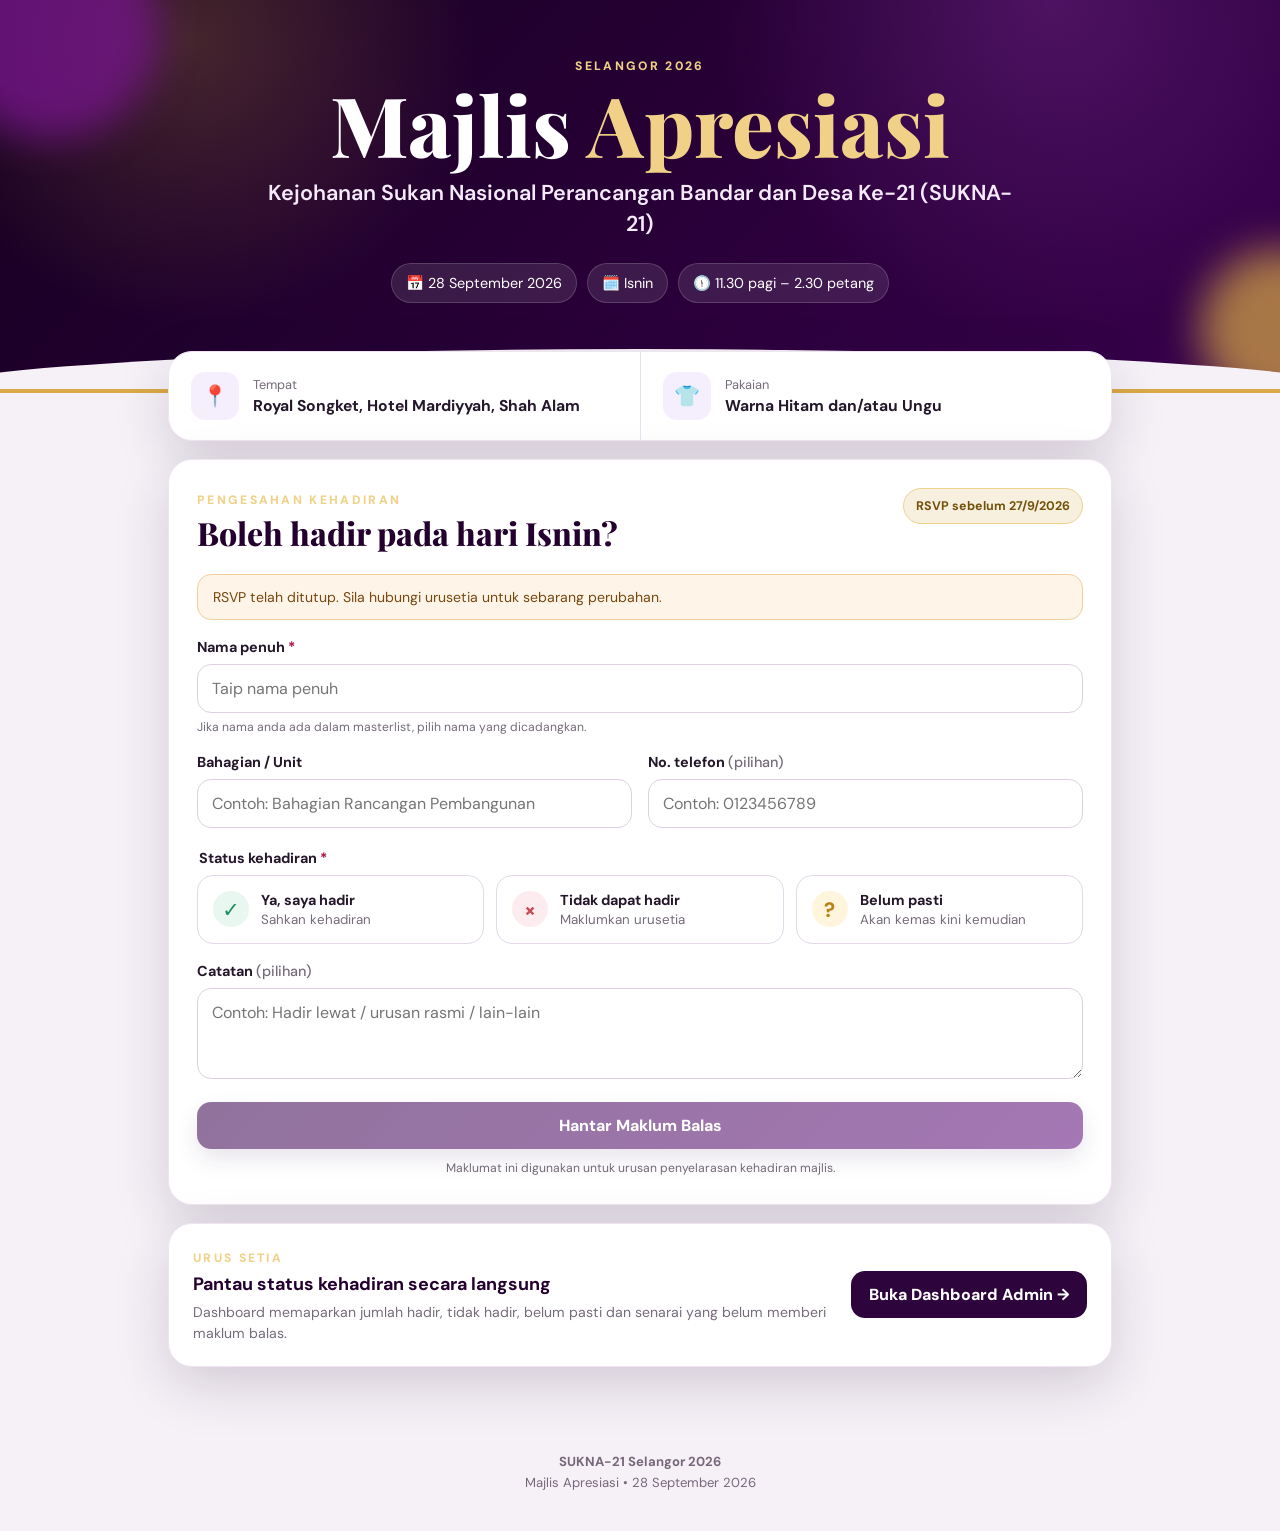
<file: apresiasi-rsvp/index.html>
<!doctype html>
<html lang="ms">
<head>
  <meta charset="utf-8">
  <meta name="viewport" content="width=device-width,initial-scale=1,viewport-fit=cover">
  <meta name="theme-color" content="#21002f">
  <title>RSVP Majlis Apresiasi SUKNA-21</title>
  <meta name="description" content="Pengesahan kehadiran Majlis Apresiasi SUKNA-21 Selangor 2026.">
  <link rel="preconnect" href="https://fonts.googleapis.com">
  <link rel="preconnect" href="https://fonts.gstatic.com" crossorigin>
  <link href="https://fonts.googleapis.com/css2?family=DM+Sans:wght@400;500;600;700&family=Playfair+Display:wght@700;800&display=swap" rel="stylesheet">
  <link rel="stylesheet" href="styles.css">
</head>
<body>
  <div class="page-shell">
    <header class="hero">
      <div class="hero-glow hero-glow-a"></div><div class="hero-glow hero-glow-b"></div>
      <div class="hero-inner">
        <div class="eyebrow">SELANGOR 2026</div>
        <h1>Majlis <span>Apresiasi</span></h1>
        <p class="hero-title">Kejohanan Sukan Nasional Perancangan Bandar dan Desa Ke-21 (SUKNA-21)</p>
        <div class="event-pills"><span>📅 28 September 2026</span><span>🗓️ Isnin</span><span>🕦 11.30 pagi – 2.30 petang</span></div>
      </div>
    </header>
    <main class="content-wrap">
      <section class="event-card">
        <div class="event-row"><div class="event-icon">📍</div><div><span class="event-label">Tempat</span><strong>Royal Songket, Hotel Mardiyyah, Shah Alam</strong></div></div>
        <div class="event-row"><div class="event-icon">👕</div><div><span class="event-label">Pakaian</span><strong>Warna Hitam dan/atau Ungu</strong></div></div>
      </section>
      <section class="rsvp-card">
        <div class="section-head"><div><span class="section-kicker">PENGESAHAN KEHADIRAN</span><h2>Boleh hadir pada hari Isnin?</h2></div><div class="deadline-badge" id="deadlineBadge">RSVP sebelum 27/9/2026</div></div>
        <div id="closedNotice" class="notice notice-warn hidden">RSVP telah ditutup. Sila hubungi urusetia untuk sebarang perubahan.</div>
        <form id="rsvpForm" novalidate>
          <input type="hidden" id="inviteeId">
          <label class="field"><span>Nama penuh <b>*</b></span><div class="autocomplete-wrap"><input id="name" name="name" type="text" autocomplete="name" placeholder="Taip nama penuh" maxlength="120" required><div class="suggestions hidden" id="suggestions"></div></div><small>Jika nama anda ada dalam masterlist, pilih nama yang dicadangkan.</small></label>
          <div class="two-col">
            <label class="field"><span>Bahagian / Unit</span><input id="unit" name="unit" type="text" placeholder="Contoh: Bahagian Rancangan Pembangunan" maxlength="120"></label>
            <label class="field"><span>No. telefon <em>(pilihan)</em></span><input id="phone" name="phone" type="tel" inputmode="tel" placeholder="Contoh: 0123456789" maxlength="30"></label>
          </div>
          <fieldset class="status-field"><legend>Status kehadiran <b>*</b></legend><div class="status-grid">
            <button type="button" class="status-btn hadir" data-status="hadir"><span class="status-emoji">✓</span><span><strong>Ya, saya hadir</strong><small>Sahkan kehadiran</small></span></button>
            <button type="button" class="status-btn tidak" data-status="tidak_hadir"><span class="status-emoji">×</span><span><strong>Tidak dapat hadir</strong><small>Maklumkan urusetia</small></span></button>
            <button type="button" class="status-btn mungkin" data-status="belum_pasti"><span class="status-emoji">?</span><span><strong>Belum pasti</strong><small>Akan kemas kini kemudian</small></span></button>
          </div><input type="hidden" id="status" required></fieldset>
          <label class="field"><span>Catatan <em>(pilihan)</em></span><textarea id="note" name="note" rows="3" maxlength="300" placeholder="Contoh: Hadir lewat / urusan rasmi / lain-lain"></textarea></label>
          <button id="submitBtn" class="primary-btn" type="submit"><span class="btn-text">Hantar Maklum Balas</span><span class="spinner hidden" aria-hidden="true"></span></button>
          <p class="privacy-note">Maklumat ini digunakan untuk urusan penyelarasan kehadiran majlis.</p>
        </form>
        <div id="successPanel" class="success-panel hidden"><div class="success-icon">✓</div><h3>Terima kasih!</h3><p>Maklum balas kehadiran anda telah direkodkan.</p><button class="secondary-btn" id="editBtn" type="button">Kemas kini jawapan</button></div>
      </section>
      <section class="quick-card"><div><span class="section-kicker">URUS SETIA</span><h3>Pantau status kehadiran secara langsung</h3><p>Dashboard memaparkan jumlah hadir, tidak hadir, belum pasti dan senarai yang belum memberi maklum balas.</p></div><a class="admin-link" href="admin.html">Buka Dashboard Admin →</a></section>
    </main>
    <footer><strong>SUKNA-21 Selangor 2026</strong><span>Majlis Apresiasi • 28 September 2026</span></footer>
  </div>
  <div id="toast" class="toast" role="status" aria-live="polite"></div>
  <script src="config.js"></script><script src="app.js"></script>
</body></html>
</file>
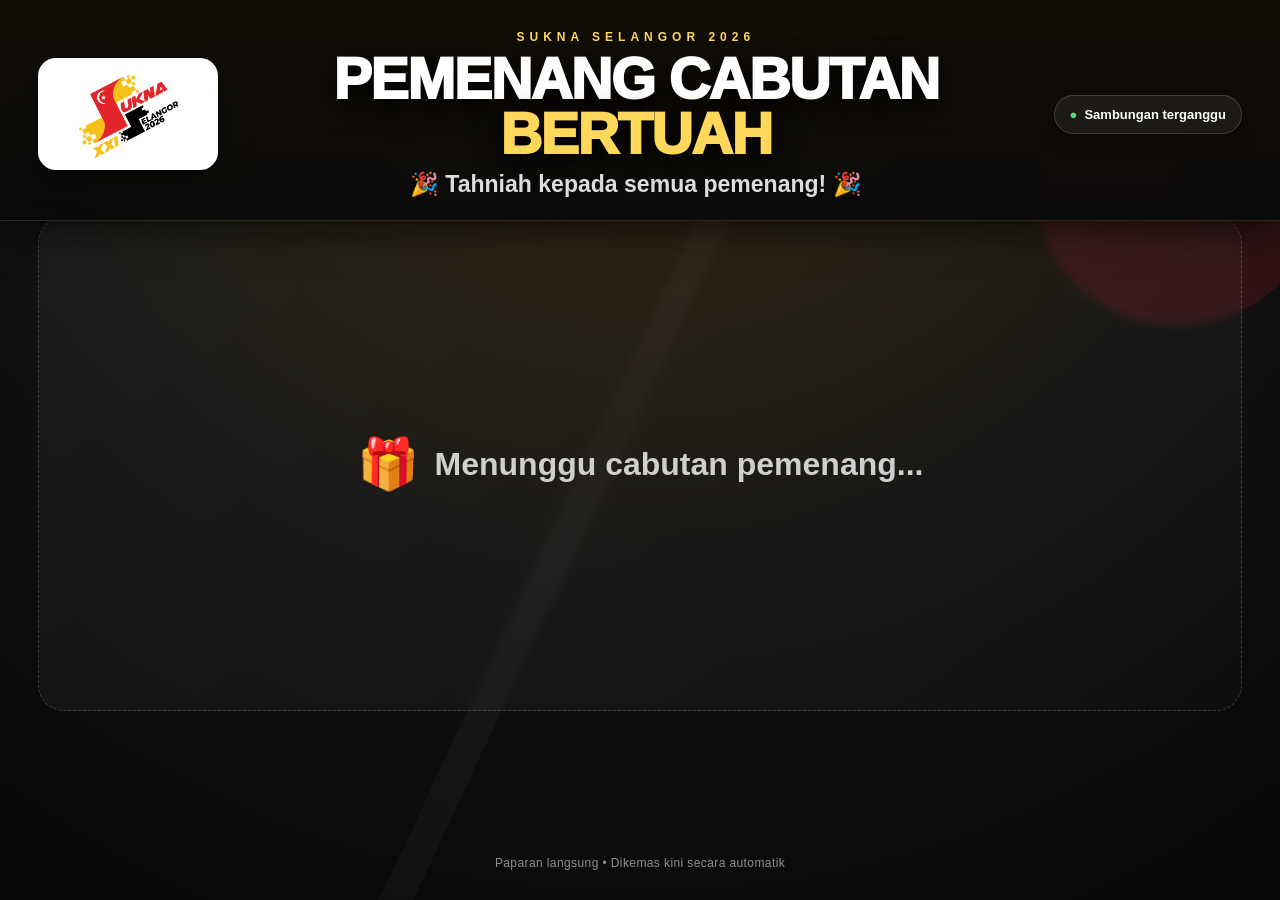
<file: display.html>
<!doctype html><html lang="ms"><head><meta charset="utf-8"><meta name="viewport" content="width=device-width,initial-scale=1"><title>Paparan Pemenang | SUKNA Lucky Draw 2026</title><link rel="stylesheet" href="display-style.css"></head><body><main id="normalScreen" class="screen"><header class="top"><img src="./sukna-logo.svg" alt="Logo SUKNA"><div class="title"><div class="kicker">SUKNA SELANGOR 2026</div><h1>Pemenang Cabutan <span>Bertuah</span></h1><p>🎉 Tahniah kepada semua pemenang! 🎉</p></div><div id="liveStatus" class="status">Memuatkan...</div></header><section id="winnerGrid" class="grid"><div class="empty">Menunggu cabutan pemenang...</div></section><div class="footer">Paparan langsung • Dikemas kini secara automatik</div></main><section id="grandScreen" class="grand-screen"><div class="grand-stage"></div><div class="grand-inner"><img class="grand-logo" src="./sukna-logo.svg" alt="Logo SUKNA"><div class="grand-label">CABUTAN KHAS</div><div class="grand-title">GRAND PRIZE</div><div id="grandCountDown" class="grand-count hidden">3</div><div id="grandWinner" class="grand-winner"><div class="grand-congrats">🎉 TAHNIAH! 🎉</div><div id="grandName" class="grand-name"></div><div id="grandCont" class="grand-cont"></div></div></div></section><script src="display.js"></script></body></html>
</file>
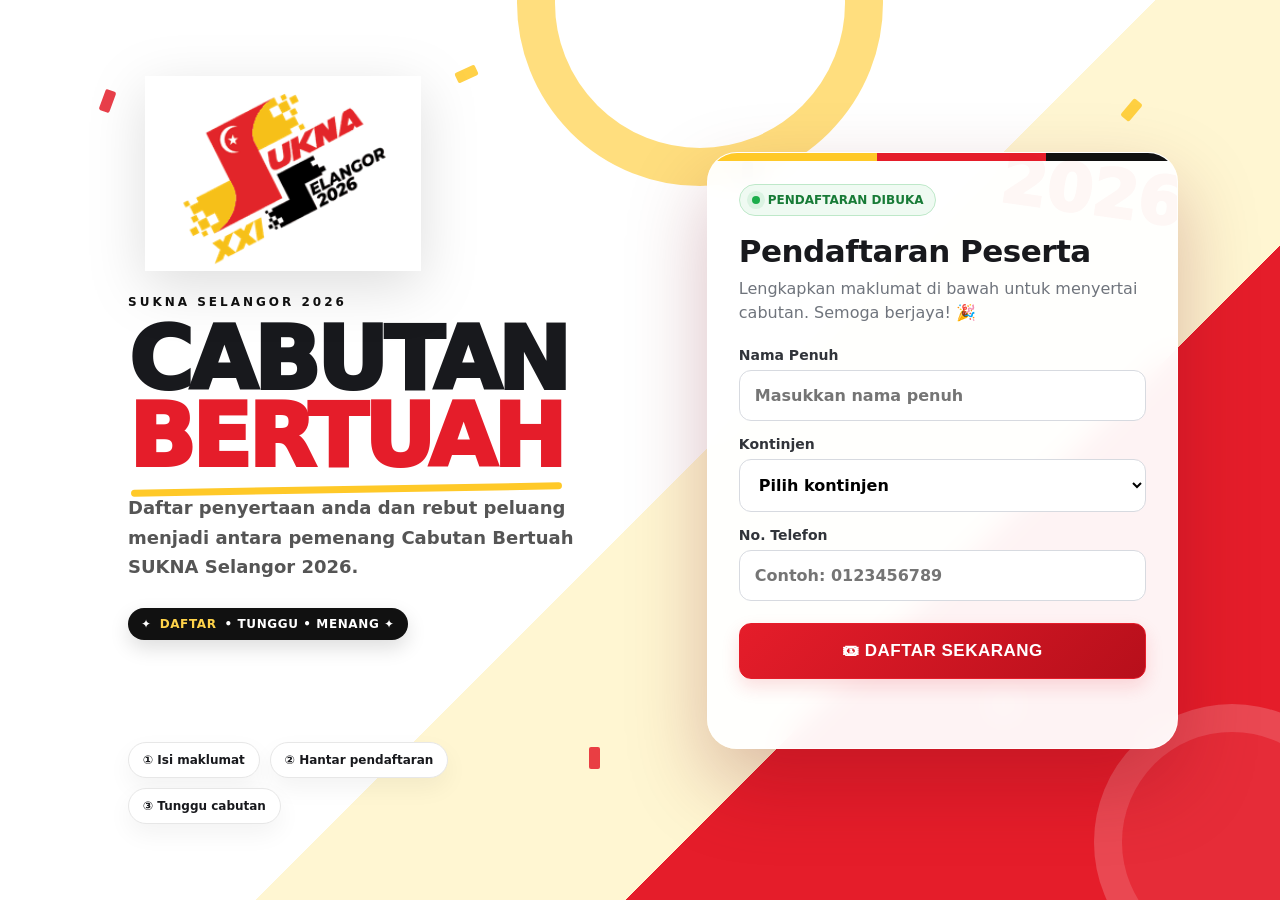
<file: register.html>
<!doctype html><html lang="ms"><head><meta charset="utf-8"><meta name="viewport" content="width=device-width,initial-scale=1"><title>Pendaftaran Cabutan Bertuah SUKNA 2026</title><link rel="stylesheet" href="style.css"><style>body{overflow-x:hidden}.register-shell{min-height:100vh;display:grid;grid-template-columns:1.05fr .95fr;position:relative;overflow:hidden;background:linear-gradient(135deg,#fff 0 53%,#fff6d2 53% 70%,#e51d2a 70% 100%)}.register-shell:before,.register-shell:after{content:"";position:absolute;border-radius:50%;pointer-events:none}.register-shell:before{width:290px;height:290px;border:38px solid #ffc928;right:31%;top:-180px;opacity:.6}.register-shell:after{width:220px;height:220px;background:#fff1;right:-90px;bottom:-80px;border:28px solid #fff2}.confetti{position:absolute;inset:0;pointer-events:none;overflow:hidden}.confetti i{position:absolute;width:11px;height:22px;border-radius:2px;opacity:.85;animation:float 6s ease-in-out infinite}.confetti i:nth-child(1){left:8%;top:10%;background:#e51d2a;transform:rotate(20deg)}.confetti i:nth-child(2){left:36%;top:7%;background:#ffc928;animation-delay:-1s;transform:rotate(65deg)}.confetti i:nth-child(3){left:58%;top:18%;background:#111;animation-delay:-2s}.confetti i:nth-child(4){left:88%;top:11%;background:#ffc928;animation-delay:-3s;transform:rotate(40deg)}.confetti i:nth-child(5){left:78%;top:77%;background:#fff;animation-delay:-1.5s}.confetti i:nth-child(6){left:46%;top:83%;background:#e51d2a;animation-delay:-4s}.register-brand{padding:50px max(5vw,28px);display:flex;flex-direction:column;justify-content:space-between;gap:32px;position:relative;z-index:2}.register-brand img{width:min(310px,70vw);max-height:195px;object-fit:contain;align-self:flex-start;filter:drop-shadow(0 15px 28px #0002)}.register-copy{margin-top:20px}.register-copy .eyebrow{margin-bottom:13px}.register-copy h1{font-size:clamp(46px,7vw,88px);line-height:.87;margin:0;text-transform:uppercase;font-weight:1000;letter-spacing:-4px;max-width:700px}.register-copy h1 span{color:#e51d2a;position:relative}.register-copy h1 span:after{content:"";position:absolute;left:3px;right:0;bottom:-5px;height:7px;background:#ffc928;border-radius:999px;transform:rotate(-1deg)}.register-copy p{font-size:18px;max-width:650px;color:#555;line-height:1.65;font-weight:600}.lucky-tag{display:inline-flex;align-items:center;gap:8px;margin-top:8px;padding:9px 13px;border-radius:999px;background:#111;color:#fff;font-size:12px;font-weight:900;letter-spacing:.6px;box-shadow:0 8px 20px #0002}.lucky-tag b{color:#ffd34a}.steps{display:flex;gap:10px;flex-wrap:wrap}.steps span{background:#fff;border:1px solid #e7e7e7;border-radius:999px;padding:10px 14px;font-weight:850;font-size:12px;box-shadow:0 10px 24px #0000000d}.register-panel{padding:38px;display:flex;align-items:center;justify-content:center;position:relative;z-index:2}.register-card{width:min(100%,530px);background:#fffffff2;backdrop-filter:blur(14px);border-radius:30px;padding:31px;box-shadow:0 34px 80px #71081742;border:1px solid #ffffffaa;position:relative;overflow:hidden}.register-card:before{content:"";position:absolute;left:0;right:0;top:0;height:8px;background:linear-gradient(90deg,#ffc928 0 36%,#e51d2a 36% 72%,#111 72% 100%)}.register-card:after{content:"2026";position:absolute;right:-7px;top:1px;font-size:66px;font-weight:1000;color:#e51d2a09;transform:rotate(8deg);pointer-events:none}.register-card h2{font-size:31px;margin:0 0 8px;letter-spacing:-.5px}.register-card .intro{color:#6f747c;margin:0 0 22px;line-height:1.5}.register-card label{font-size:14px}.register-card input,.register-card select{font-size:16px;padding:15px;width:100%;box-sizing:border-box;background:#fff}.register-card select{appearance:auto}.register-card .primary{width:100%;padding:17px;font-size:17px;margin-top:7px;text-transform:uppercase;letter-spacing:.5px}.reg-status{display:inline-flex;align-items:center;gap:8px;background:#effaf2;color:#187b37;border:1px solid #bee8c9;border-radius:999px;padding:8px 12px;font-weight:900;font-size:12px;margin-bottom:17px}.reg-dot{width:8px;height:8px;border-radius:50%;background:#1cad4b;box-shadow:0 0 0 5px #1cad4b18;animation:blink 1.5s ease-in-out infinite}.reg-msg{min-height:24px;margin:14px 0 0;font-weight:750}.reg-success{text-align:center;padding:24px 8px}.reg-success .tick{width:78px;height:78px;border-radius:50%;display:grid;place-items:center;background:linear-gradient(135deg,#eaf9ee,#fff);color:#159447;font-size:38px;margin:0 auto 16px;box-shadow:0 12px 28px #15944720;border:1px solid #c8ecd2}.reg-success h2{font-size:32px}.reg-success p{color:#666;line-height:1.6}.reg-closed{text-align:center;padding:28px 10px}.reg-closed .lock{font-size:52px;margin-bottom:10px}@keyframes float{50%{transform:translateY(18px) rotate(140deg)}}@keyframes blink{50%{opacity:.45;transform:scale(.85)}}@media(max-width:900px){.register-shell{grid-template-columns:1fr;background:linear-gradient(180deg,#fff 0 41%,#fff5ce 41% 52%,#e51d2a 52% 100%)}.register-shell:before{right:-100px;top:230px}.register-brand{padding:28px 22px 18px}.register-brand img{width:185px}.register-copy{margin-top:8px}.register-copy h1{font-size:50px}.register-copy p{font-size:15px;max-width:560px}.register-panel{padding:21px}.register-card{border-radius:24px;padding:25px}.steps{display:none}.lucky-tag{margin-top:2px}}@media(max-width:480px){.register-brand img{width:150px}.register-copy h1{font-size:41px;letter-spacing:-2.5px}.register-card h2{font-size:27px}.register-panel{padding:16px}.register-card{padding:23px}}</style></head><body><main class="register-shell"><div class="confetti"><i></i><i></i><i></i><i></i><i></i><i></i></div><section class="register-brand"><div><img src="./sukna-logo.svg" alt="Logo SUKNA Selangor 2026"><div class="register-copy"><span class="eyebrow">SUKNA SELANGOR 2026</span><h1>Cabutan <span>Bertuah</span></h1><p>Daftar penyertaan anda dan rebut peluang menjadi antara pemenang Cabutan Bertuah SUKNA Selangor 2026.</p><div class="lucky-tag">✦ <b>DAFTAR</b> • TUNGGU • MENANG ✦</div></div></div><div class="steps"><span>① Isi maklumat</span><span>② Hantar pendaftaran</span><span>③ Tunggu cabutan</span></div></section><section class="register-panel"><div class="register-card"><div id="formView"><div class="reg-status"><span class="reg-dot"></span><span id="regState">PENDAFTARAN DIBUKA</span></div><h2>Pendaftaran Peserta</h2><p class="intro">Lengkapkan maklumat di bawah untuk menyertai cabutan. Semoga berjaya! 🎉</p><label>Nama Penuh<input id="regName" autocomplete="name" placeholder="Masukkan nama penuh"></label><label>Kontinjen<select id="regContingent"><option value="" selected disabled>Pilih kontinjen</option><option value="Zon Tengah">Zon Tengah</option><option value="Zon Ibu Pejabat">Zon Ibu Pejabat</option><option value="Zon Utara">Zon Utara</option><option value="Zon Timur">Zon Timur</option><option value="Zon Selatan">Zon Selatan</option><option value="Zon Sabah">Zon Sabah</option></select></label><label>No. Telefon<input id="regPhone" type="tel" inputmode="tel" autocomplete="tel" placeholder="Contoh: 0123456789"></label><button id="regSubmit" class="primary">🎟 Daftar Sekarang</button><div id="regMsg" class="reg-msg"></div></div><div id="successView" class="reg-success hidden"><div class="tick">✓</div><h2>Pendaftaran Berjaya! 🎉</h2><p>Nama anda telah direkodkan untuk cabutan bertuah SUKNA Selangor 2026.<br><b>Semoga berjaya!</b></p><button id="newReg">Daftar Peserta Lain</button></div><div id="closedView" class="reg-closed hidden"><div class="lock">🔒</div><h2>Pendaftaran Ditutup</h2><p>Tempoh pendaftaran untuk cabutan bertuah telah tamat.</p></div></div></section></main><script src="register.js"></script></body></html>
</file>
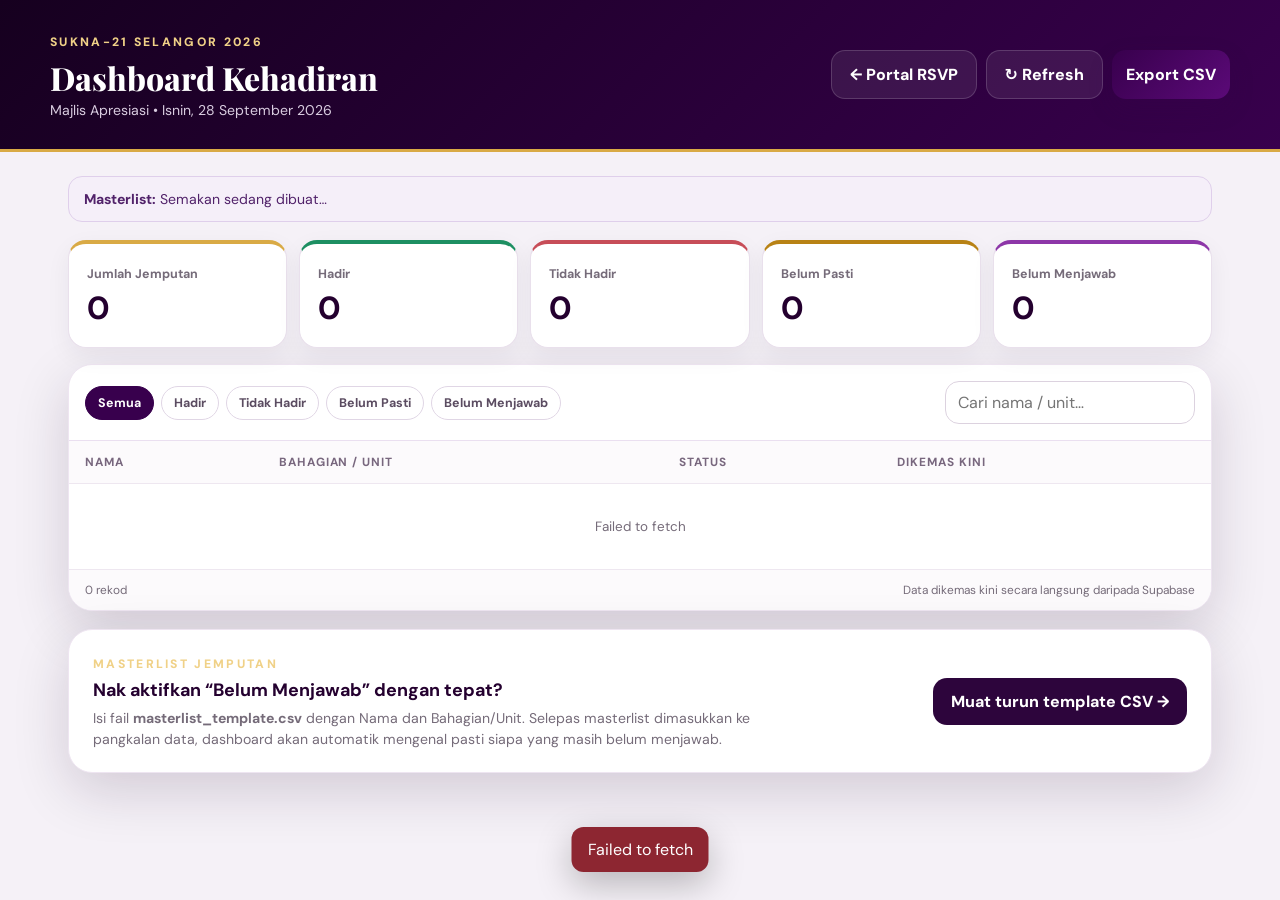
<file: apresiasi-rsvp/admin.html>
<!doctype html><html lang="ms"><head><meta charset="utf-8"><meta name="viewport" content="width=device-width,initial-scale=1,viewport-fit=cover"><meta name="theme-color" content="#21002f"><title>Dashboard RSVP • Majlis Apresiasi SUKNA-21</title><link rel="preconnect" href="https://fonts.googleapis.com"><link rel="preconnect" href="https://fonts.gstatic.com" crossorigin><link href="https://fonts.googleapis.com/css2?family=DM+Sans:wght@400;500;600;700&family=Playfair+Display:wght@700;800&display=swap" rel="stylesheet"><link rel="stylesheet" href="styles.css"></head>
<body class="admin-body"><header class="admin-topbar"><div><span class="section-kicker">SUKNA-21 SELANGOR 2026</span><h1>Dashboard Kehadiran</h1><p>Majlis Apresiasi • Isnin, 28 September 2026</p></div><div class="admin-actions"><a class="secondary-btn" href="index.html">← Portal RSVP</a><button class="secondary-btn" id="refreshBtn">↻ Refresh</button><button class="primary-btn mini" id="exportBtn">Export CSV</button></div></header>
<main class="admin-main"><div class="notice notice-info" id="masterlistNotice"><strong>Masterlist:</strong> <span id="masterlistText">Semakan sedang dibuat…</span></div>
<section class="stats-grid"><article class="stat-card stat-total"><span>Jumlah Jemputan</span><strong id="statTotal">0</strong></article><article class="stat-card stat-hadir"><span>Hadir</span><strong id="statHadir">0</strong></article><article class="stat-card stat-tidak"><span>Tidak Hadir</span><strong id="statTidak">0</strong></article><article class="stat-card stat-mungkin"><span>Belum Pasti</span><strong id="statMungkin">0</strong></article><article class="stat-card stat-pending"><span>Belum Menjawab</span><strong id="statPending">0</strong></article></section>
<section class="dashboard-card"><div class="dashboard-tools"><div class="filter-tabs" id="filterTabs"><button class="filter-tab active" data-filter="all">Semua</button><button class="filter-tab" data-filter="hadir">Hadir</button><button class="filter-tab" data-filter="tidak_hadir">Tidak Hadir</button><button class="filter-tab" data-filter="belum_pasti">Belum Pasti</button><button class="filter-tab" data-filter="belum_jawab">Belum Menjawab</button></div><input class="search-box" id="searchBox" placeholder="Cari nama / unit…"></div><div class="table-wrap"><table><thead><tr><th>Nama</th><th>Bahagian / Unit</th><th>Status</th><th>Dikemas Kini</th></tr></thead><tbody id="tableBody"><tr><td colspan="4" class="empty-row">Memuatkan data…</td></tr></tbody></table></div><div class="table-footer"><span id="rowCount">0 rekod</span><span>Data dikemas kini secara langsung daripada Supabase</span></div></section>
<section class="quick-card"><div><span class="section-kicker">MASTERLIST JEMPUTAN</span><h3>Nak aktifkan “Belum Menjawab” dengan tepat?</h3><p>Isi fail <b>masterlist_template.csv</b> dengan Nama dan Bahagian/Unit. Selepas masterlist dimasukkan ke pangkalan data, dashboard akan automatik mengenal pasti siapa yang masih belum menjawab.</p></div><a class="admin-link" href="masterlist_template.csv" download>Muat turun template CSV →</a></section></main><div id="toast" class="toast" role="status" aria-live="polite"></div><script src="config.js"></script><script src="admin.js"></script></body></html>
</file>
<file: apresiasi-rsvp/styles.css>
:root{--purple-950:#16001f;--purple-900:#24002f;--purple-800:#38004d;--purple-700:#5b0a78;--purple-500:#8d36a8;--gold:#d9aa45;--gold-2:#f0d187;--cream:#fffaf1;--ink:#24172b;--muted:#756b79;--green:#1d8f62;--red:#c74d58;--amber:#b88215;--line:#eadff0;--shadow:0 18px 55px rgba(30,0,43,.16)}*{box-sizing:border-box}html{scroll-behavior:smooth}body{margin:0;font-family:"DM Sans",system-ui,-apple-system,Segoe UI,sans-serif;color:var(--ink);background:#f6f1f7}button,input,textarea{font:inherit}button,a{transition:.2s ease}.hidden{display:none!important}.page-shell{min-height:100vh}.hero{position:relative;overflow:hidden;background:radial-gradient(circle at 15% 10%,rgba(217,170,69,.22),transparent 25%),radial-gradient(circle at 82% 0%,rgba(141,54,168,.35),transparent 30%),linear-gradient(135deg,var(--purple-950),var(--purple-800));color:white;padding:58px 20px 86px;border-bottom:4px solid var(--gold)}.hero:after{content:"";position:absolute;left:-8%;right:-8%;bottom:-55px;height:95px;background:#f6f1f7;border-radius:50% 50% 0 0}.hero-inner{position:relative;z-index:2;max-width:1000px;margin:auto;text-align:center}.eyebrow,.section-kicker{font-size:.76rem;letter-spacing:.19em;font-weight:800;color:var(--gold-2)}.hero h1{margin:10px 0 4px;font:800 clamp(2.7rem,8vw,5.2rem)/.95 "Playfair Display",serif}.hero h1 span{color:var(--gold-2)}.hero-title{max-width:760px;margin:15px auto 22px;font-size:clamp(1rem,2.4vw,1.35rem);font-weight:600;line-height:1.45;color:#f4eafa}.event-pills{display:flex;flex-wrap:wrap;gap:10px;justify-content:center}.event-pills span{background:rgba(255,255,255,.1);border:1px solid rgba(255,255,255,.16);backdrop-filter:blur(7px);padding:10px 14px;border-radius:999px;font-size:.9rem}.hero-glow{position:absolute;border-radius:999px;filter:blur(20px);opacity:.7}.hero-glow-a{width:220px;height:220px;background:#7d1596;left:-60px;top:-80px}.hero-glow-b{width:160px;height:160px;background:#d9aa45;right:-80px;bottom:-20px}.content-wrap{max-width:980px;margin:-42px auto 0;padding:0 18px 60px;position:relative;z-index:3}.event-card,.rsvp-card,.quick-card,.dashboard-card{background:white;border:1px solid #eee5f1;border-radius:24px;box-shadow:var(--shadow)}.event-card{display:grid;grid-template-columns:1fr 1fr;gap:0;margin-bottom:18px;overflow:hidden}.event-row{display:flex;gap:14px;align-items:center;padding:20px 22px}.event-row+.event-row{border-left:1px solid var(--line)}.event-icon{width:48px;height:48px;border-radius:14px;display:grid;place-items:center;background:#f5eefd;font-size:1.3rem}.event-label{display:block;color:var(--muted);font-size:.8rem;margin-bottom:2px}.event-row strong{font-size:.98rem;line-height:1.35}.rsvp-card{padding:28px;margin-bottom:18px}.section-head{display:flex;align-items:flex-start;justify-content:space-between;gap:20px;margin-bottom:24px}.section-head h2{font:800 2rem/1.1 "Playfair Display",serif;margin:6px 0 0;color:var(--purple-900)}.deadline-badge{font-size:.78rem;font-weight:700;padding:9px 12px;background:#f8f0df;color:#73510b;border:1px solid #ecd390;border-radius:999px;white-space:nowrap}.field{display:block;margin-bottom:18px}.field>span,.status-field legend{display:block;font-size:.9rem;font-weight:700;margin-bottom:8px}.field b,.status-field b{color:#a80b42}.field em{font-style:normal;font-weight:500;color:var(--muted)}.field input,.field textarea,.search-box{width:100%;border:1px solid #dcd2df;background:#fff;border-radius:14px;padding:13px 14px;outline:none;color:var(--ink)}.field input:focus,.field textarea:focus,.search-box:focus{border-color:var(--purple-500);box-shadow:0 0 0 4px rgba(141,54,168,.1)}.field small{display:block;margin-top:6px;color:var(--muted);font-size:.76rem}.two-col{display:grid;grid-template-columns:1fr 1fr;gap:16px}.status-field{border:0;padding:0;margin:3px 0 18px}.status-grid{display:grid;grid-template-columns:repeat(3,1fr);gap:12px}.status-btn{border:1px solid #e3d9e8;background:#fff;border-radius:16px;padding:15px;display:flex;align-items:center;gap:12px;text-align:left;cursor:pointer;color:var(--ink)}.status-btn:hover{transform:translateY(-2px);box-shadow:0 10px 28px rgba(36,0,47,.1)}.status-emoji{width:36px;height:36px;display:grid;place-items:center;border-radius:50%;font-size:1.3rem;font-weight:800}.status-btn.hadir .status-emoji{background:#e8f7f0;color:var(--green)}.status-btn.tidak .status-emoji{background:#fdecef;color:var(--red)}.status-btn.mungkin .status-emoji{background:#fff5dd;color:var(--amber)}.status-btn.selected{border-width:2px}.status-btn.hadir.selected{border-color:var(--green);background:#f3fbf7}.status-btn.tidak.selected{border-color:var(--red);background:#fff7f8}.status-btn.mungkin.selected{border-color:var(--amber);background:#fffaf0}.status-btn strong{display:block;font-size:.9rem}.status-btn small{color:var(--muted);display:block;margin-top:2px}.primary-btn,.secondary-btn,.admin-link{border:0;border-radius:14px;padding:13px 18px;font-weight:800;cursor:pointer;text-decoration:none;display:inline-flex;align-items:center;justify-content:center}.primary-btn{width:100%;background:linear-gradient(135deg,var(--purple-800),var(--purple-700));color:white;box-shadow:0 10px 25px rgba(56,0,77,.2)}.primary-btn:hover{transform:translateY(-1px);box-shadow:0 14px 30px rgba(56,0,77,.25)}.primary-btn:disabled{opacity:.55;cursor:not-allowed;transform:none}.primary-btn.mini{width:auto;padding:10px 14px}.secondary-btn{background:#f4eef6;color:var(--purple-800);border:1px solid #e3d7e8}.admin-link{background:#2d053c;color:white;white-space:nowrap}.privacy-note{text-align:center;color:var(--muted);font-size:.76rem;margin:11px 0 0}.quick-card{padding:22px 24px;display:flex;justify-content:space-between;align-items:center;gap:20px}.quick-card h3{margin:5px 0 6px;font-size:1.12rem;color:var(--purple-900)}.quick-card p{margin:0;color:var(--muted);font-size:.88rem;line-height:1.5;max-width:680px}.notice{padding:13px 15px;border-radius:14px;margin:0 0 18px;font-size:.88rem}.notice-warn{background:#fff4e8;border:1px solid #efcf9c;color:#77480e}.notice-info{background:#f5eff9;border:1px solid #dfcfeb;color:#51226a}.success-panel{text-align:center;padding:22px 8px 5px}.success-icon{width:64px;height:64px;border-radius:50%;display:grid;place-items:center;margin:auto;background:#e7f7ef;color:var(--green);font-size:2rem;font-weight:800}.success-panel h3{font:800 2rem "Playfair Display",serif;margin:14px 0 5px;color:var(--purple-900)}.success-panel p{color:var(--muted);margin:0 0 18px}.autocomplete-wrap{position:relative}.suggestions{position:absolute;z-index:20;left:0;right:0;top:calc(100% + 6px);background:#fff;border:1px solid #ded4e2;border-radius:14px;box-shadow:0 16px 35px rgba(40,0,55,.15);overflow:hidden;max-height:280px;overflow-y:auto}.suggestion{padding:11px 13px;cursor:pointer;border-bottom:1px solid #f1ebf3}.suggestion:last-child{border-bottom:0}.suggestion:hover{background:#faf7fb}.suggestion strong{display:block;font-size:.88rem}.suggestion small{color:var(--muted)}.toast{position:fixed;left:50%;bottom:28px;transform:translate(-50%,20px);background:#24172b;color:#fff;padding:12px 16px;border-radius:12px;opacity:0;pointer-events:none;transition:.25s;z-index:100;box-shadow:0 12px 35px rgba(0,0,0,.25);max-width:92vw;text-align:center}.toast.show{opacity:1;transform:translate(-50%,0)}.toast.error{background:#8d2631}.spinner{width:18px;height:18px;border:2px solid rgba(255,255,255,.35);border-top-color:white;border-radius:50%;animation:spin .8s linear infinite}@keyframes spin{to{transform:rotate(360deg)}}footer{padding:26px 20px 40px;text-align:center;color:#76687a;display:flex;flex-direction:column;gap:4px;font-size:.82rem}.admin-body{background:#f5f1f7}.admin-topbar{background:linear-gradient(135deg,var(--purple-950),var(--purple-800));color:#fff;padding:30px max(20px,calc((100vw - 1180px)/2));display:flex;justify-content:space-between;align-items:center;gap:20px;border-bottom:3px solid var(--gold)}.admin-topbar h1{margin:5px 0 2px;font:800 2rem "Playfair Display",serif}.admin-topbar p{margin:0;color:#d9cce0;font-size:.88rem}.admin-actions{display:flex;gap:9px;flex-wrap:wrap}.admin-topbar .secondary-btn{background:rgba(255,255,255,.08);color:#fff;border-color:rgba(255,255,255,.16)}.admin-main{max-width:1180px;margin:24px auto;padding:0 18px 60px}.stats-grid{display:grid;grid-template-columns:repeat(5,1fr);gap:12px;margin:16px 0}.stat-card{background:#fff;border:1px solid #e9e0ec;border-radius:18px;padding:18px;box-shadow:0 8px 24px rgba(35,0,48,.06)}.stat-card span{color:var(--muted);font-size:.78rem;font-weight:700}.stat-card strong{display:block;font-size:2rem;margin-top:4px;color:var(--purple-900)}.stat-hadir{border-top:4px solid var(--green)}.stat-tidak{border-top:4px solid var(--red)}.stat-mungkin{border-top:4px solid var(--amber)}.stat-pending{border-top:4px solid var(--purple-500)}.stat-total{border-top:4px solid var(--gold)}.dashboard-card{padding:0;overflow:hidden;margin-bottom:18px}.dashboard-tools{display:flex;justify-content:space-between;gap:15px;align-items:center;padding:16px;border-bottom:1px solid var(--line)}.filter-tabs{display:flex;gap:7px;flex-wrap:wrap}.filter-tab{border:1px solid #e0d6e5;background:#fff;color:#5b4c61;border-radius:999px;padding:8px 12px;font-size:.78rem;font-weight:700;cursor:pointer}.filter-tab.active{background:var(--purple-800);color:white;border-color:var(--purple-800)}.search-box{max-width:250px;padding:10px 12px}.table-wrap{overflow:auto}table{width:100%;border-collapse:collapse;min-width:680px}th,td{padding:13px 16px;border-bottom:1px solid #eee7f0;text-align:left;font-size:.84rem}th{font-size:.74rem;text-transform:uppercase;letter-spacing:.08em;color:#78677e;background:#fcfafc}.status-chip{display:inline-flex;border-radius:999px;padding:6px 9px;font-size:.72rem;font-weight:800}.status-chip.hadir{background:#e8f7f0;color:#15724d}.status-chip.tidak_hadir{background:#fdecef;color:#a33440}.status-chip.belum_pasti{background:#fff4db;color:#8b6310}.status-chip.belum_jawab{background:#f1e8f7;color:#6d3284}.empty-row{text-align:center!important;color:var(--muted);padding:34px!important}.table-footer{padding:12px 16px;display:flex;justify-content:space-between;color:var(--muted);font-size:.74rem;background:#fcfafc}@media(max-width:820px){.event-card,.two-col{grid-template-columns:1fr}.event-row+.event-row{border-left:0;border-top:1px solid var(--line)}.status-grid{grid-template-columns:1fr}.section-head{flex-direction:column}.deadline-badge{white-space:normal}.quick-card{flex-direction:column;align-items:flex-start}.admin-link{width:100%}.admin-topbar{align-items:flex-start;flex-direction:column}.stats-grid{grid-template-columns:repeat(2,1fr)}.dashboard-tools{align-items:stretch;flex-direction:column}.search-box{max-width:none}}@media(max-width:520px){.hero{padding-top:42px}.content-wrap{padding-left:12px;padding-right:12px}.rsvp-card{padding:20px}.stats-grid{grid-template-columns:1fr 1fr}.stat-card{padding:14px}.stat-card strong{font-size:1.65rem}.table-footer{flex-direction:column;gap:4px}.event-pills span{font-size:.8rem}}
</file>
<file: display-style.css>
html,body{margin:0;min-height:100%;font-family:Inter,Arial,Helvetica,sans-serif;background:#090909;color:#fff;overflow-x:hidden}.screen{min-height:100vh;display:flex;flex-direction:column;padding:190px 38px 30px;box-sizing:border-box;position:relative;overflow:hidden;background:radial-gradient(circle at 50% -10%,#5a4100 0,#241b08 25%,#111 58%,#070707 100%)}.screen:before{content:"";position:absolute;inset:0;pointer-events:none;background:radial-gradient(circle at 12% 14%,#ffc92822 0 90px,transparent 91px),radial-gradient(circle at 92% 20%,#e51d2a25 0 145px,transparent 146px),linear-gradient(115deg,transparent 0 47%,#ffffff07 47% 49%,transparent 49%)}.screen:after{content:"✦   ✦      ✦  ★  ✦      ✦   ✦";position:absolute;left:0;right:0;top:20px;text-align:center;font-size:24px;letter-spacing:24px;color:#ffd75a55;animation:twinkle 2.5s ease-in-out infinite}.top{display:flex;align-items:center;justify-content:space-between;gap:20px;position:fixed;top:0;left:0;right:0;z-index:15;padding:30px 38px 22px;box-sizing:border-box;border-bottom:1px solid #ffffff1a;background:linear-gradient(180deg,rgba(18,14,7,.98),rgba(10,10,10,.96));box-shadow:0 12px 34px #0008;backdrop-filter:blur(12px)}.top img{width:180px;max-height:112px;object-fit:contain;background:#fff;border-radius:18px;padding:8px;box-sizing:border-box;box-shadow:0 10px 32px #0006}.title{text-align:center;flex:1}.title .kicker{font-size:12px;letter-spacing:5px;font-weight:900;color:#ffd75a;margin-bottom:8px}.title h1{margin:0;font-size:clamp(36px,4.5vw,68px);letter-spacing:-1.5px;line-height:.95;font-weight:1000;text-transform:uppercase;text-shadow:0 8px 28px #000}.title h1 span{color:#ffd75a}.title p{margin:10px 0 0;color:#ddd;font-size:clamp(16px,1.8vw,25px);font-weight:700}.status{font-size:13px;font-weight:900;background:#ffffff10;border:1px solid #ffffff25;border-radius:999px;padding:11px 15px;box-shadow:0 8px 22px #0003;backdrop-filter:blur(8px);color:#fff}.status:before{content:"●";color:#57da7c;margin-right:7px}.grid{margin-top:27px;display:grid;grid-template-columns:1fr;gap:24px;flex:1;align-content:start;position:relative;z-index:2}.session-group{background:linear-gradient(145deg,#ffffff09,#ffffff04);border:1px solid #ffffff18;border-radius:24px;padding:18px;box-shadow:0 16px 38px #0004;text-align:center}.session-head{position:relative;display:flex;align-items:center;justify-content:center;gap:14px;margin-bottom:18px;padding:0 2px;min-height:38px;text-align:center}.session-title{font-size:clamp(20px,2vw,30px);font-weight:1000;color:#ffd75a;letter-spacing:.06em;text-align:center;margin:0 auto}.session-title:before,.session-title:after{content:"";display:inline-block;width:clamp(45px,7vw,130px);height:2px;background:linear-gradient(90deg,transparent,#ffd75a);vertical-align:middle;margin:0 20px}.session-title:after{background:linear-gradient(90deg,#ffd75a,transparent)}.session-meta{position:absolute;right:0;top:50%;transform:translateY(-50%);font-size:13px;font-weight:800;color:#b9b9b9;background:#ffffff0b;border:1px solid #ffffff18;padding:7px 10px;border-radius:999px}.session-cards{display:grid;grid-template-columns:repeat(auto-fit,minmax(280px,420px));gap:16px;justify-content:center;align-items:stretch;width:100%;margin:0 auto}.session-cards.cards-5{grid-template-columns:repeat(6,minmax(0,1fr));max-width:1320px;column-gap:16px;row-gap:16px}.session-cards.cards-5 .card{grid-column:span 2}.session-cards.cards-5 .card:nth-child(4){grid-column:2 / span 2}.session-cards.cards-5 .card:nth-child(5){grid-column:4 / span 2}.card{background:linear-gradient(145deg,#24201a,#131313);border:1px solid #ffffff20;border-radius:20px;padding:19px 19px 17px;box-shadow:0 14px 32px #0005;position:relative;overflow:hidden;animation:cardIn .45s ease both;text-align:center;display:flex;flex-direction:column;align-items:center;justify-content:center;min-height:92px;width:100%;box-sizing:border-box}.card:before{content:"";position:absolute;left:0;top:0;bottom:0;width:6px;background:linear-gradient(180deg,#ffd75a,#e51d2a)}.card:after{content:"★";position:absolute;right:10px;top:4px;font-size:44px;color:#ffd75a10}.num{font-size:12px;color:#ffd75a;font-weight:950;letter-spacing:1.7px;text-align:center;width:100%}.name{font-size:clamp(19px,2vw,30px);font-weight:1000;margin-top:7px;line-height:1.12;color:#fff;text-align:center;width:100%}.cont{margin-top:9px;color:#bbb;font-weight:750;font-size:clamp(13px,1.2vw,17px);text-align:center;width:100%}.empty{display:flex;align-items:center;justify-content:center;min-height:48vh;text-align:center;background:linear-gradient(145deg,#ffffff0d,#ffffff05);border:1px dashed #ffffff30;border-radius:26px;padding:30px;color:#cfcfcf;font-size:clamp(21px,2.5vw,35px);font-weight:800;backdrop-filter:blur(4px)}.empty:before{content:"🎁";font-size:50px;margin-right:16px}.footer{text-align:center;color:#8f8f8f;font-size:12px;padding-top:18px;position:relative;z-index:2;letter-spacing:.4px}.grand-screen{position:fixed;inset:0;z-index:20;display:none;place-items:center;text-align:center;box-sizing:border-box;background:radial-gradient(circle at 50% 56%,#9c7000 0,#4a3300 22%,#17110a 48%,#050505 82%);color:#fff;overflow:hidden}.grand-screen.show{display:grid}.grand-screen:before{content:"";position:absolute;inset:-15%;background:linear-gradient(115deg,transparent 15%,#ffd75a10 30%,transparent 44%),linear-gradient(245deg,transparent 15%,#e51d2a12 31%,transparent 45%);animation:spin 18s linear infinite}.grand-screen:after{content:"★    ✦    ★    ✦    ★";position:absolute;top:6vh;left:50%;transform:translateX(-50%);width:max-content;color:#ffd75a70;font-size:clamp(18px,2vw,34px);letter-spacing:2vw;animation:twinkle 2s ease-in-out infinite}.grand-inner{position:relative;z-index:2;width:min(1500px,94vw);min-height:100vh;margin:0 auto;display:flex;flex-direction:column;align-items:center;justify-content:center;text-align:center;box-sizing:border-box;padding:5vh 2vw}.grand-logo{width:clamp(120px,11vw,205px);max-height:138px;object-fit:contain;background:#fff;border-radius:20px;padding:10px;box-sizing:border-box;box-shadow:0 12px 35px #0008,0 0 30px #ffd75a22;display:block;flex:0 0 auto}.grand-label{margin-top:3.2vh;font-size:clamp(20px,2.3vw,42px);font-weight:950;letter-spacing:.42em;color:#ffd75a;line-height:1;text-align:center;white-space:nowrap}.grand-title{margin-top:2.4vh;font-size:clamp(56px,8vw,150px);line-height:.9;font-weight:1000;color:#fff;text-shadow:0 0 38px #ffcc3355,0 10px 32px #000;letter-spacing:-.03em;text-align:center;white-space:nowrap}.grand-count{min-height:1.05em;width:100%;display:flex;align-items:center;justify-content:center;text-align:center;margin:3.2vh auto 0;font-size:clamp(90px,14vw,245px);font-weight:1000;color:#e1bd48;line-height:.95;letter-spacing:-.04em;text-shadow:0 0 30px #ffd75a66,0 10px 42px #000;animation:pulse .75s ease-in-out infinite;transform-origin:center center}.grand-winner{display:none;width:min(1050px,88vw);box-sizing:border-box;margin:3.6vh auto 0;background:linear-gradient(135deg,#fff3b0,#fff 48%,#f9dc71);color:#111;border:4px solid #ffd75a;border-radius:34px;padding:30px 48px;box-shadow:0 0 95px #ffd75a70,0 28px 70px #0008;animation:reveal .7s ease both;position:relative;overflow:hidden;text-align:center}.grand-winner:before{content:"🏆";position:absolute;left:24px;top:14px;font-size:60px;opacity:.12}.grand-winner.show{display:block}.grand-congrats{text-align:center;font-size:clamp(20px,2vw,34px);font-weight:1000;letter-spacing:.25em;color:#a67900;margin:0 auto 12px}.grand-name{text-align:center;font-size:clamp(38px,5vw,82px);font-weight:1000;line-height:1.02}.grand-cont{text-align:center;margin-top:12px;font-size:clamp(20px,2.2vw,34px);font-weight:850;color:#795b00}.grand-stage{position:absolute;left:50%;bottom:2.8vh;transform:translateX(-50%);width:min(720px,58vw);height:70px;border-radius:50%;background:radial-gradient(ellipse at center,#ffd75a 0,#9a6c00 20%,#1b1608 48%,#070707 70%);box-shadow:0 0 45px #ffd75a70,0 -15px 50px #ffd75a22;opacity:.8}.spark{position:fixed;width:10px;height:18px;top:-30px;z-index:21;animation:fall 3.8s linear forwards}.hidden{display:none!important}@keyframes pulse{50%{transform:scale(1.045);opacity:.8}}@keyframes reveal{from{transform:scale(.75);opacity:0;filter:blur(8px)}to{transform:scale(1);opacity:1;filter:blur(0)}}@keyframes cardIn{from{transform:translateY(14px);opacity:0}to{transform:none;opacity:1}}@keyframes fall{to{transform:translateY(115vh) rotate(900deg);opacity:.2}}@keyframes spin{to{transform:rotate(360deg)}}@keyframes twinkle{50%{opacity:.35}}@media(max-width:1100px){.session-cards{grid-template-columns:repeat(auto-fit,minmax(260px,380px))}.session-cards.cards-5{grid-template-columns:repeat(6,minmax(0,1fr));max-width:1050px}}@media(max-width:760px){.screen{padding:165px 18px 18px}.top{padding:18px;align-items:flex-start}.top img{width:112px}.status{display:none}.session-cards{grid-template-columns:repeat(auto-fit,minmax(240px,1fr));gap:10px;max-width:760px}.session-cards.cards-5{grid-template-columns:repeat(2,minmax(0,1fr));max-width:760px}.session-cards.cards-5 .card,.session-cards.cards-5 .card:nth-child(4),.session-cards.cards-5 .card:nth-child(5){grid-column:auto}.session-cards.cards-5 .card:nth-child(5){grid-column:1 / -1;width:min(100%,380px);justify-self:center}.session-group{padding:14px}.session-head{min-height:auto;flex-direction:column}.session-meta{position:static;transform:none}.session-title:before,.session-title:after{width:35px;margin:0 8px}.card{padding:15px}.title .kicker{font-size:9px;letter-spacing:3px}.title h1{font-size:31px}.title p{font-size:15px}.grand-inner{padding:4vh 16px}.grand-label{letter-spacing:.28em}.grand-winner{padding:24px 20px}.grand-congrats{letter-spacing:.18em}.grand-stage{width:78vw}.screen:after{display:none}}@media(max-width:480px){.screen{padding-top:245px}.top{display:block;text-align:center}.top img{margin:0 auto 12px}.grid{margin-top:18px}.session-cards,.session-cards.cards-5{grid-template-columns:1fr;max-width:420px}.session-cards.cards-5 .card,.session-cards.cards-5 .card:nth-child(5){grid-column:auto;width:100%}.title{text-align:center}.empty:before{display:none}.grand-title{font-size:clamp(46px,15vw,72px)}.grand-count{font-size:clamp(72px,24vw,130px)}}
</file>
<file: style.css>
:root{--red:#e51d2a;--red2:#b70f1b;--yellow:#ffc928;--gold:#d7a900;--black:#111317;--bg:#f6f3ee;--card:#fff;--text:#18191d;--muted:#737780}*{box-sizing:border-box}html{scroll-behavior:smooth}body{margin:0;font-family:Inter,ui-sans-serif,system-ui,-apple-system,BlinkMacSystemFont,"Segoe UI",Arial,sans-serif;background:linear-gradient(180deg,#fff 0,#faf7f0 360px,#f4f5f7 100%);color:var(--text)}body:before{content:"";position:fixed;inset:0;pointer-events:none;z-index:-1;background:radial-gradient(circle at 12% 6%,#ffc92820 0 85px,transparent 86px),radial-gradient(circle at 89% 13%,#e51d2a12 0 130px,transparent 131px)}.brand-header{position:relative;overflow:hidden;padding:24px max(5vw,22px);background:linear-gradient(115deg,#fff 0 58%,#fff5ce 58% 72%,#e51d2a 72% 100%);display:flex;justify-content:space-between;align-items:center;gap:24px;border-bottom:1px solid #ececec}.brand-header:after{content:"2026";position:absolute;right:4.5%;bottom:-34px;font-size:130px;font-weight:1000;line-height:1;color:#ffffff18;transform:rotate(-8deg)}.brand-wrap{display:flex;align-items:center;gap:18px;position:relative;z-index:1}.sukna-logo{width:150px;max-height:105px;object-fit:contain;filter:drop-shadow(0 10px 20px #0002)}.brand-copy h1{margin:2px 0;font-size:clamp(30px,4vw,52px);line-height:.92;text-transform:uppercase;font-weight:1000;letter-spacing:-2px}.brand-copy h1 span{color:var(--red)}.brand-copy p{margin:8px 0 0;font-weight:800;color:#444}.eyebrow{display:block;font-size:12px;letter-spacing:3px;font-weight:900;color:#111}.eyebrow.dark{color:#444}.stats{display:flex;gap:12px;position:relative;z-index:1}.stats span{background:#ffffffef;border:1px solid #ffffff99;padding:14px 19px;border-radius:18px;min-width:132px;box-shadow:0 14px 30px #8d001d24;backdrop-filter:blur(8px)}.stats small,.stats strong{display:block}.stats small{color:#666;font-weight:700}.stats strong{font-size:29px;margin-top:3px;color:var(--black)}nav{position:sticky;top:0;z-index:10;padding:11px max(5vw,22px);background:#ffffffed;backdrop-filter:blur(14px);display:flex;gap:8px;box-shadow:0 8px 25px #00000010;border-bottom:1px solid #ececec}button{border:1px solid #d9dce1;background:#fff;padding:11px 17px;border-radius:12px;cursor:pointer;font-weight:850;transition:.2s ease}button:hover{transform:translateY(-2px);box-shadow:0 8px 18px #00000014}button:active{transform:translateY(0)}nav button.active,.primary{background:linear-gradient(135deg,var(--red),var(--red2));color:#fff;border-color:var(--red);box-shadow:0 8px 18px #e51d2a25}.primary:hover{box-shadow:0 11px 24px #e51d2a35}main{padding:26px max(5vw,22px)}.hero-strip{position:relative;overflow:hidden;display:flex;align-items:center;justify-content:space-between;gap:20px;background:linear-gradient(135deg,#fff 0 64%,#fff1b7 64% 82%,#e51d2a 82%);border:1px solid #ece8df;border-radius:24px;padding:32px;margin-bottom:24px;box-shadow:0 18px 45px #11111110}.hero-strip:before{content:"";position:absolute;width:110px;height:110px;border:20px solid var(--yellow);border-radius:50%;right:15%;top:-70px;opacity:.72}.hero-strip:after{content:"✦  ✦  ✦";position:absolute;right:23%;bottom:14px;color:#d8a900;letter-spacing:8px;font-size:19px;opacity:.9}.hero-strip h2{margin:7px 0;font-size:clamp(26px,3.2vw,46px);text-transform:uppercase;font-weight:1000;letter-spacing:-1.3px;max-width:820px}.hero-strip p{margin:0;color:var(--muted);font-weight:600}.hero-badge{font-size:55px;font-weight:1000;color:#fff;transform:rotate(-8deg);padding-right:8px;text-shadow:0 6px 22px #8a001a55}.grid{display:grid;grid-template-columns:repeat(2,minmax(0,1fr));gap:20px}article{position:relative;overflow:hidden;background:var(--card);border:1px solid #e5e6e9;border-radius:22px;padding:24px;margin-bottom:20px;box-shadow:0 14px 34px #0f172a0d}.accent-card:before{content:"";position:absolute;left:0;top:0;width:100%;height:7px}.accent-card.red:before{background:linear-gradient(90deg,var(--red),#ff6771)}.accent-card.yellow:before{background:linear-gradient(90deg,var(--yellow),#ffe88a)}.accent-card.black:before{background:linear-gradient(90deg,var(--black),#555)}.section-kicker{font-size:11px;font-weight:950;letter-spacing:2.2px;margin-bottom:9px;color:#8b8f96}article h2{margin:0 0 8px;font-size:25px}label{display:block;font-weight:750;margin:15px 0;color:#31343a}input,select{display:block;width:100%;margin-top:7px;padding:13px 14px;border:1px solid #d7dae0;border-radius:12px;font:inherit;background:#fff;outline:none;transition:.2s}input:focus,select:focus{border-color:var(--red);box-shadow:0 0 0 4px #e51d2a12}.big{width:100%;font-size:18px;padding:17px}.notice{text-align:center;background:linear-gradient(135deg,#fff2f2,#fff8f8);border:1px solid #ffc9ce;padding:20px;border-radius:18px;margin-bottom:20px;color:#921323}.countdown{font-size:30px;font-weight:1000;margin:18px 0;padding:18px;background:linear-gradient(135deg,#fff7dc,#fff);border:1px solid #f1df9d;border-radius:15px}.button-row{display:flex;gap:8px;flex-wrap:wrap}.cards{display:grid;grid-template-columns:repeat(4,minmax(0,1fr));gap:12px}.card{background:#fff;border:1px solid #e2e4e8;border-radius:16px;padding:16px;box-shadow:0 8px 22px #00000009}.card small{color:var(--muted)}#qr{display:inline-flex;background:#fff;border:10px solid #fff;border-radius:15px;box-shadow:0 10px 24px #0001}.status-pill{display:inline-block;background:#effaf2;color:#17883b;border:1px solid #bfe7cb;padding:8px 12px;border-radius:999px;font-size:13px;font-weight:800}.admin-title{margin:4px 0 20px}.admin-title h2{margin:5px 0;font-size:36px}.admin-title p{margin:0;color:var(--muted)}.display{text-align:center;min-height:72vh;padding:38px 24px;background:radial-gradient(circle at 50% 5%,#4b3500,#1c1710 42%,#080808 100%);border-radius:26px;color:#fff;overflow:hidden;position:relative;box-shadow:0 22px 55px #0003}.display:before{content:"✦     ✦       ✦     ✦";position:absolute;inset:30px 0 auto;color:#ffd34f55;font-size:38px;letter-spacing:40px}.display:after{content:"";position:absolute;inset:auto -15% -35% -15%;height:58%;background:radial-gradient(ellipse,#f8bb1736,transparent 65%);pointer-events:none}.display-brand{position:relative;z-index:1;display:flex;flex-direction:column;align-items:center;gap:8px;font-weight:900;letter-spacing:2px}.display-logo{width:185px;max-height:130px;object-fit:contain;background:#fff;border-radius:16px;padding:8px;box-shadow:0 10px 30px #0005}.display h2{position:relative;z-index:1;font-size:clamp(34px,5vw,72px);margin:22px 0 4px;color:#ffd65a;text-shadow:0 4px 22px #000}.display-sub{position:relative;z-index:1;color:#eee;font-weight:700}.winners{position:relative;z-index:1}.winners .card{text-align:left;font-size:18px;border-color:#ffffff22;background:linear-gradient(135deg,#29251c,#151515);color:#fff;box-shadow:0 10px 25px #00000035}.winners .card small{color:#f3cd55}#waiting{position:relative;z-index:1;color:#bbb;margin-top:35px}footer{margin-top:24px;background:linear-gradient(135deg,#15171b,#251b00);color:#fff;padding:23px max(5vw,22px);display:flex;justify-content:space-between;gap:20px;align-items:center;border-top:4px solid var(--yellow)}footer div{display:flex;flex-direction:column;gap:4px}footer span{color:#aeb2ba;font-size:13px}footer>b{color:#f3c531}.hidden{display:none!important}@media(max-width:800px){.brand-header{background:linear-gradient(150deg,#fff 0 78%,#fff3ba 78%);align-items:flex-start;flex-direction:column}.brand-wrap{width:100%}.sukna-logo{width:115px}.stats{width:100%}.stats span{flex:1;border:1px solid #eee}.grid{grid-template-columns:1fr}.cards{grid-template-columns:1fr 1fr}.hero-strip{background:linear-gradient(135deg,#fff,#fff7d7)}.hero-badge{color:var(--red)}nav{overflow:auto}nav button{white-space:nowrap}footer{flex-direction:column;align-items:flex-start}}@media(max-width:500px){.brand-copy h1{font-size:28px}.brand-copy p,.eyebrow{font-size:11px}.sukna-logo{width:92px}.stats strong{font-size:22px}.hero-strip{padding:22px}.cards{grid-template-columns:1fr}.display{padding:28px 15px}.display-logo{width:135px}}
</file>
